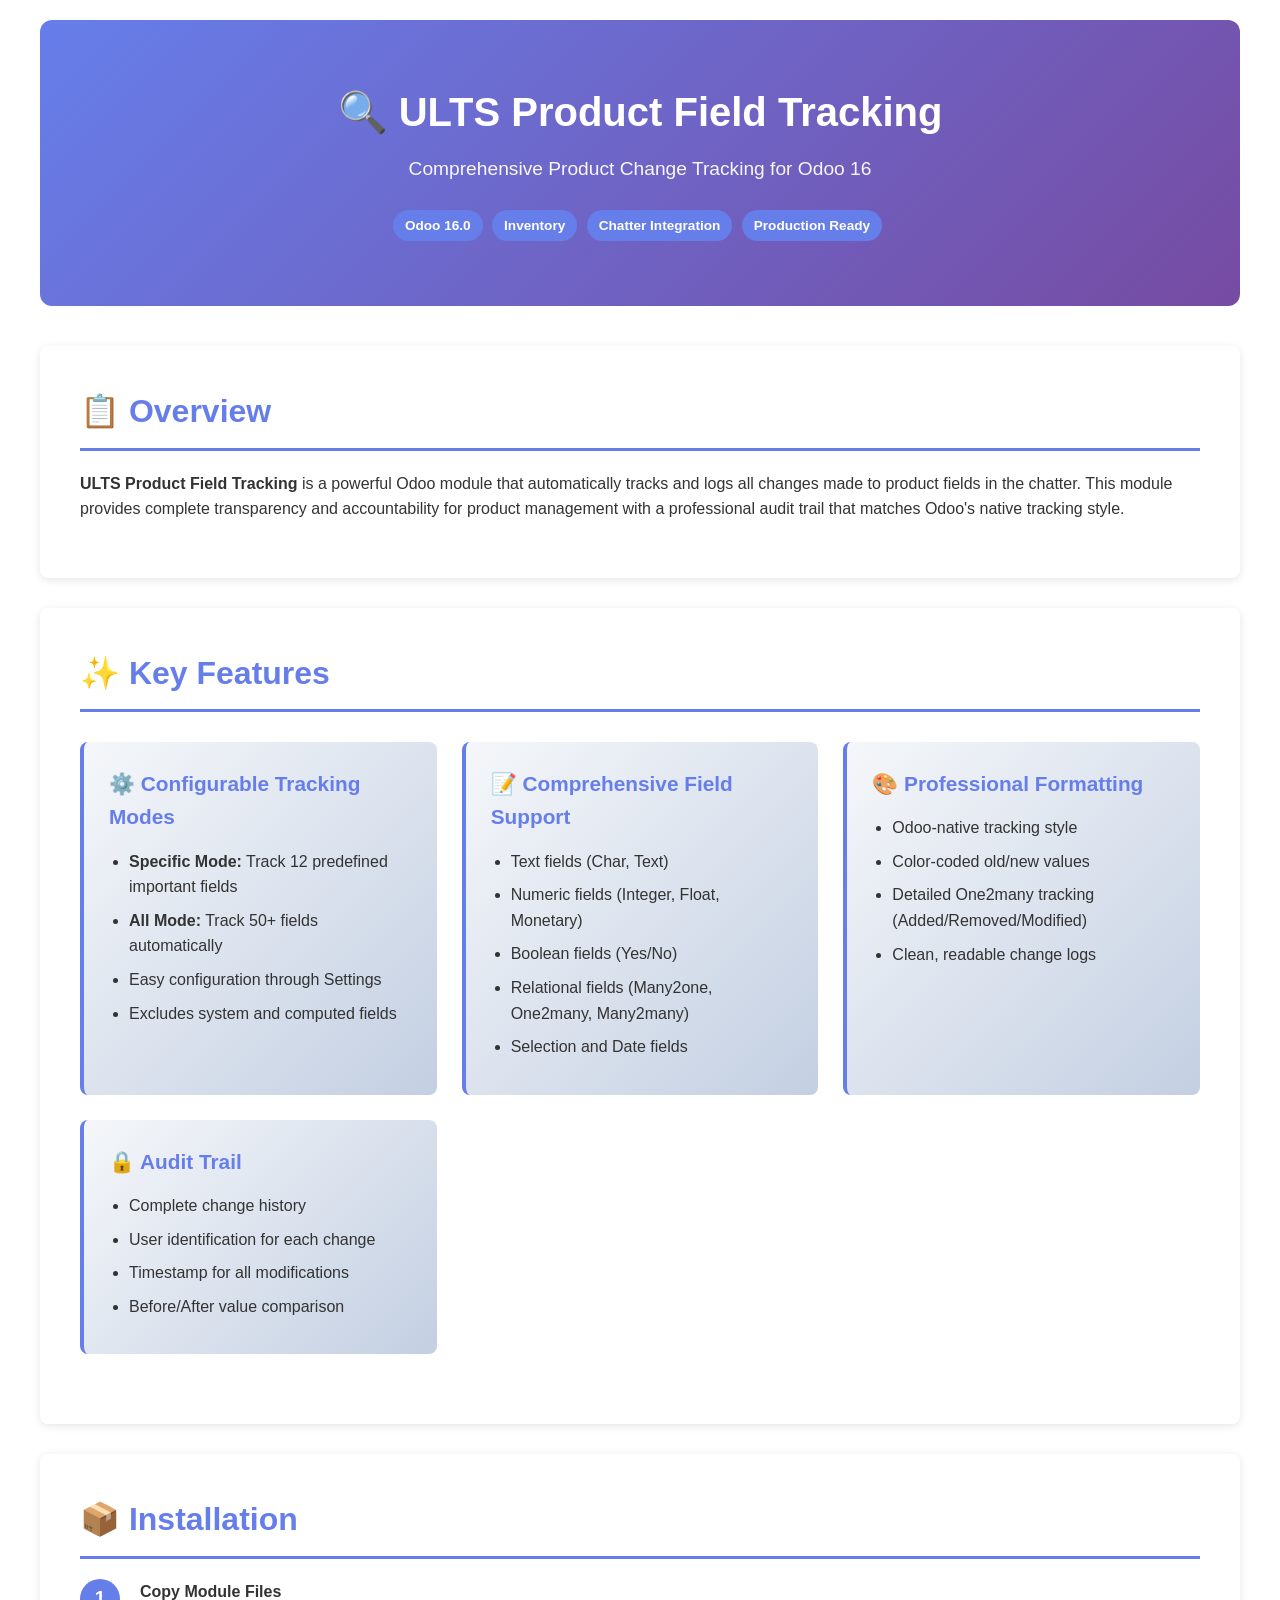
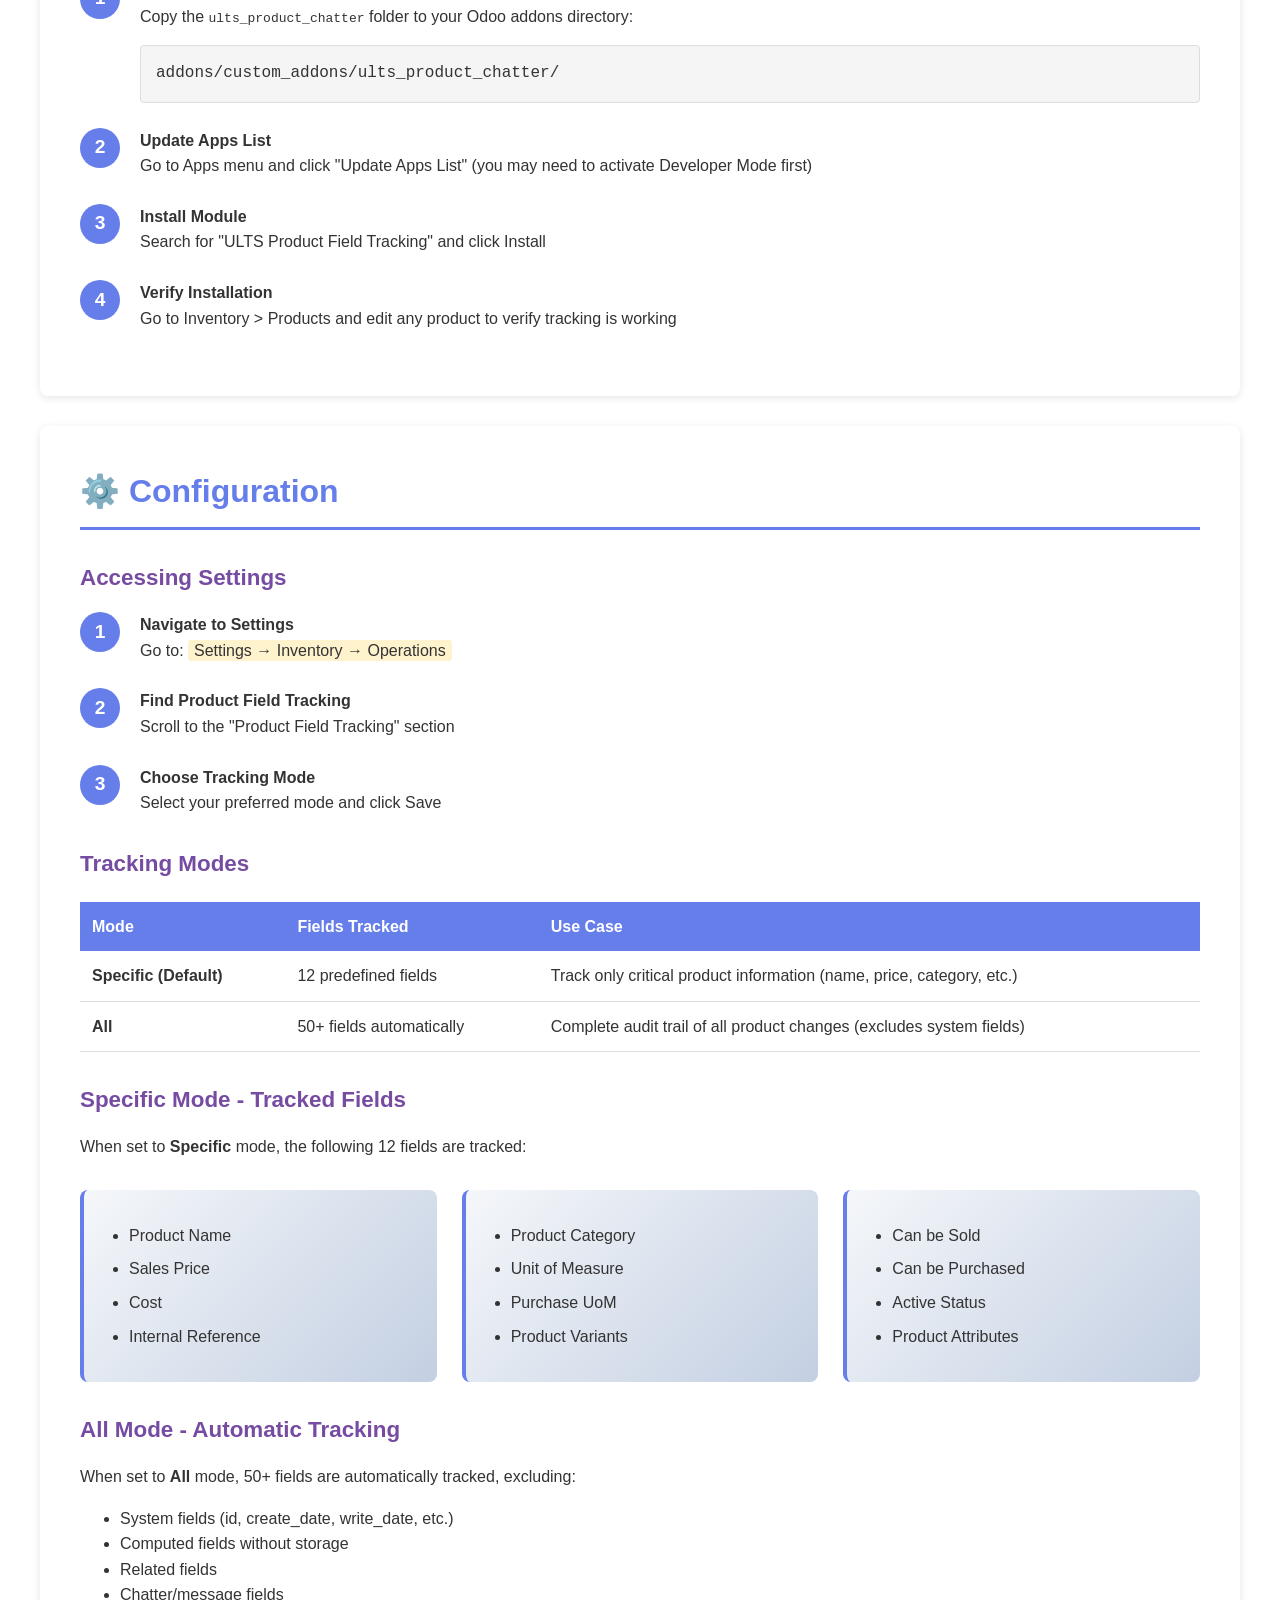
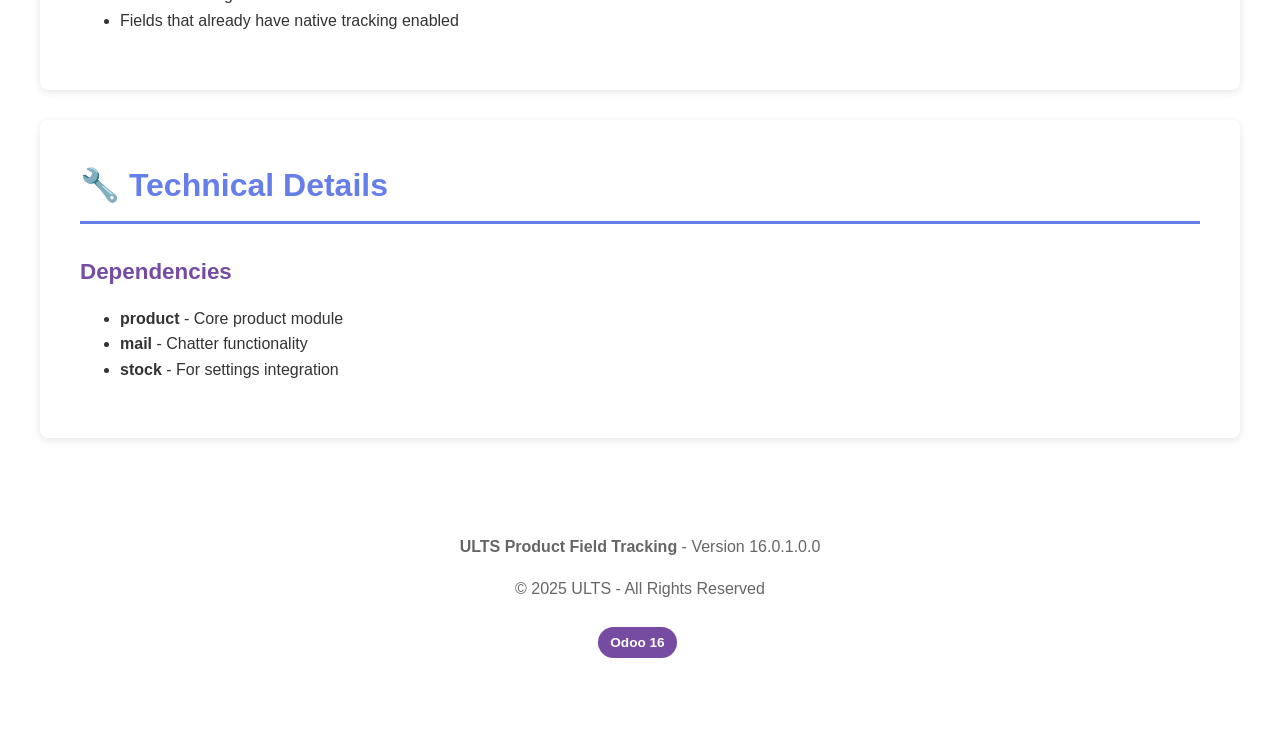
<file: ults_product_chatter/static/description/index.html>
<!DOCTYPE html>
<html>
<head>
    <meta charset="utf-8">
    <meta name="viewport" content="width=device-width, initial-scale=1">
    <title>ULTS Product Field Tracking</title>
    <style>
        body {
            font-family: 'Segoe UI', Tahoma, Geneva, Verdana, sans-serif;
            line-height: 1.6;
            color: #333;
            max-width: 1200px;
            margin: 0 auto;
            padding: 20px;
        }
        .header {
            background: linear-gradient(135deg, #667eea 0%, #764ba2 100%);
            color: white;
            padding: 60px 40px;
            border-radius: 12px;
            margin-bottom: 40px;
            text-align: center;
        }
        .header h1 {
            margin: 0 0 10px 0;
            font-size: 2.5em;
            font-weight: 600;
        }
        .header p {
            margin: 0;
            font-size: 1.2em;
            opacity: 0.95;
        }
        .section {
            background: #fff;
            padding: 40px;
            margin-bottom: 30px;
            border-radius: 8px;
            box-shadow: 0 2px 8px rgba(0,0,0,0.1);
        }
        .section h2 {
            color: #667eea;
            font-size: 2em;
            margin-top: 0;
            margin-bottom: 20px;
            border-bottom: 3px solid #667eea;
            padding-bottom: 10px;
        }
        .section h3 {
            color: #764ba2;
            font-size: 1.4em;
            margin-top: 30px;
            margin-bottom: 15px;
        }
        .features {
            display: grid;
            grid-template-columns: repeat(auto-fit, minmax(300px, 1fr));
            gap: 25px;
            margin: 30px 0;
        }
        .feature-card {
            background: linear-gradient(135deg, #f5f7fa 0%, #c3cfe2 100%);
            padding: 25px;
            border-radius: 8px;
            border-left: 4px solid #667eea;
        }
        .feature-card h3 {
            color: #667eea;
            margin-top: 0;
            font-size: 1.3em;
        }
        .feature-card ul {
            margin: 10px 0;
            padding-left: 20px;
        }
        .feature-card li {
            margin: 8px 0;
        }
        .alert {
            background: #e7f3ff;
            border-left: 4px solid #2196F3;
            padding: 20px;
            margin: 20px 0;
            border-radius: 4px;
        }
        .alert-warning {
            background: #fff3cd;
            border-left-color: #ff9800;
        }
        .alert-success {
            background: #d4edda;
            border-left-color: #28a745;
        }
        .code-block {
            background: #f5f5f5;
            border: 1px solid #ddd;
            border-radius: 4px;
            padding: 15px;
            margin: 15px 0;
            font-family: 'Courier New', monospace;
            overflow-x: auto;
        }
        .badge {
            display: inline-block;
            background: #667eea;
            color: white;
            padding: 5px 12px;
            border-radius: 20px;
            font-size: 0.85em;
            font-weight: 600;
            margin: 5px 5px 5px 0;
        }
        .steps {
            counter-reset: step-counter;
            list-style: none;
            padding-left: 0;
        }
        .steps li {
            counter-increment: step-counter;
            margin-bottom: 25px;
            padding-left: 60px;
            position: relative;
        }
        .steps li::before {
            content: counter(step-counter);
            position: absolute;
            left: 0;
            top: 0;
            background: #667eea;
            color: white;
            width: 40px;
            height: 40px;
            border-radius: 50%;
            display: flex;
            align-items: center;
            justify-content: center;
            font-weight: bold;
            font-size: 1.2em;
        }
        table {
            width: 100%;
            border-collapse: collapse;
            margin: 20px 0;
        }
        table th {
            background: #667eea;
            color: white;
            padding: 12px;
            text-align: left;
            font-weight: 600;
        }
        table td {
            padding: 12px;
            border-bottom: 1px solid #ddd;
        }
        table tr:hover {
            background: #f5f7fa;
        }
        .footer {
            text-align: center;
            padding: 40px;
            color: #666;
            margin-top: 40px;
        }
        .highlight {
            background: #fff3cd;
            padding: 2px 6px;
            border-radius: 3px;
            font-weight: 500;
        }
    </style>
</head>
<body>
    <!-- Header -->
    <div class="header">
        <h1>🔍 ULTS Product Field Tracking</h1>
        <p>Comprehensive Product Change Tracking for Odoo 16</p>
        <div style="margin-top: 20px;">
            <span class="badge">Odoo 16.0</span>
            <span class="badge">Inventory</span>
            <span class="badge">Chatter Integration</span>
            <span class="badge">Production Ready</span>
        </div>
    </div>

    <!-- Overview -->
    <div class="section">
        <h2>📋 Overview</h2>
        <p>
            <strong>ULTS Product Field Tracking</strong> is a powerful Odoo module that automatically tracks and logs 
            all changes made to product fields in the chatter. This module provides complete transparency and accountability 
            for product management with a professional audit trail that matches Odoo's native tracking style.
        </p>
        
    </div>

    <!-- Key Features -->
    <div class="section">
        <h2>✨ Key Features</h2>
        <div class="features">
            <div class="feature-card">
                <h3>⚙️ Configurable Tracking Modes</h3>
                <ul>
                    <li><strong>Specific Mode:</strong> Track 12 predefined important fields</li>
                    <li><strong>All Mode:</strong> Track 50+ fields automatically</li>
                    <li>Easy configuration through Settings</li>
                    <li>Excludes system and computed fields</li>
                </ul>
            </div>
            <div class="feature-card">
                <h3>📝 Comprehensive Field Support</h3>
                <ul>
                    <li>Text fields (Char, Text)</li>
                    <li>Numeric fields (Integer, Float, Monetary)</li>
                    <li>Boolean fields (Yes/No)</li>
                    <li>Relational fields (Many2one, One2many, Many2many)</li>
                    <li>Selection and Date fields</li>
                </ul>
            </div>
            <div class="feature-card">
                <h3>🎨 Professional Formatting</h3>
                <ul>
                    <li>Odoo-native tracking style</li>
                    <li>Color-coded old/new values</li>
                    <li>Detailed One2many tracking (Added/Removed/Modified)</li>
                    <li>Clean, readable change logs</li>
                </ul>
            </div>
            <div class="feature-card">
                <h3>🔒 Audit Trail</h3>
                <ul>
                    <li>Complete change history</li>
                    <li>User identification for each change</li>
                    <li>Timestamp for all modifications</li>
                    <li>Before/After value comparison</li>
                </ul>
            </div>
        </div>
    </div>

    <!-- Installation -->
    <div class="section">
        <h2>📦 Installation</h2>
        <ol class="steps">
            <li>
                <strong>Copy Module Files</strong><br>
                Copy the <code>ults_product_chatter</code> folder to your Odoo addons directory:
                <div class="code-block">addons/custom_addons/ults_product_chatter/</div>
            </li>
            <li>
                <strong>Update Apps List</strong><br>
                Go to Apps menu and click "Update Apps List" (you may need to activate Developer Mode first)
            </li>
            <li>
                <strong>Install Module</strong><br>
                Search for "ULTS Product Field Tracking" and click Install
            </li>
            <li>
                <strong>Verify Installation</strong><br>
                Go to Inventory > Products and edit any product to verify tracking is working
            </li>
        </ol>
    </div>

    <!-- Configuration -->
    <div class="section">
        <h2>⚙️ Configuration</h2>
        
        <h3>Accessing Settings</h3>
        <ol class="steps">
            <li>
                <strong>Navigate to Settings</strong><br>
                Go to: <span class="highlight">Settings → Inventory → Operations</span>
            </li>
            <li>
                <strong>Find Product Field Tracking</strong><br>
                Scroll to the "Product Field Tracking" section
            </li>
            <li>
                <strong>Choose Tracking Mode</strong><br>
                Select your preferred mode and click Save
            </li>
        </ol>

        <h3>Tracking Modes</h3>
        <table>
            <thead>
                <tr>
                    <th>Mode</th>
                    <th>Fields Tracked</th>
                    <th>Use Case</th>
                </tr>
            </thead>
            <tbody>
                <tr>
                    <td><strong>Specific (Default)</strong></td>
                    <td>12 predefined fields</td>
                    <td>Track only critical product information (name, price, category, etc.)</td>
                </tr>
                <tr>
                    <td><strong>All</strong></td>
                    <td>50+ fields automatically</td>
                    <td>Complete audit trail of all product changes (excludes system fields)</td>
                </tr>
            </tbody>
        </table>

        <h3>Specific Mode - Tracked Fields</h3>
        <p>When set to <strong>Specific</strong> mode, the following 12 fields are tracked:</p>
        <div class="features" style="grid-template-columns: repeat(auto-fit, minmax(250px, 1fr));">
            <div class="feature-card">
                <ul style="margin: 0;">
                    <li>Product Name</li>
                    <li>Sales Price</li>
                    <li>Cost</li>
                    <li>Internal Reference</li>
                </ul>
            </div>
            <div class="feature-card">
                <ul style="margin: 0;">
                    <li>Product Category</li>
                    <li>Unit of Measure</li>
                    <li>Purchase UoM</li>
                    <li>Product Variants</li>
                </ul>
            </div>
            <div class="feature-card">
                <ul style="margin: 0;">
                    <li>Can be Sold</li>
                    <li>Can be Purchased</li>
                    <li>Active Status</li>
                    <li>Product Attributes</li>
                </ul>
            </div>
        </div>

        <h3>All Mode - Automatic Tracking</h3>
        <p>When set to <strong>All</strong> mode, 50+ fields are automatically tracked, excluding:</p>
        <ul>
            <li>System fields (id, create_date, write_date, etc.)</li>
            <li>Computed fields without storage</li>
            <li>Related fields</li>
            <li>Chatter/message fields</li>
            <li>Fields that already have native tracking enabled</li>
        </ul>
    </div>

    

    <!-- Technical Details -->
    <div class="section">
        <h2>🔧 Technical Details</h2>
        <h3>Dependencies</h3>
        <ul>
            <li><strong>product</strong> - Core product module</li>
            <li><strong>mail</strong> - Chatter functionality</li>
            <li><strong>stock</strong> - For settings integration</li>
        </ul>
    </div>
    <!-- Footer -->
    <div class="footer">
        <p><strong>ULTS Product Field Tracking</strong> - Version 16.0.1.0.0</p>
        <p>© 2025 ULTS - All Rights Reserved</p>
        <p style="margin-top: 20px;">
            <span class="badge" style="background: #764ba2;">Odoo 16</span>
        </p>
    </div>
</body>
</html>
</file>
